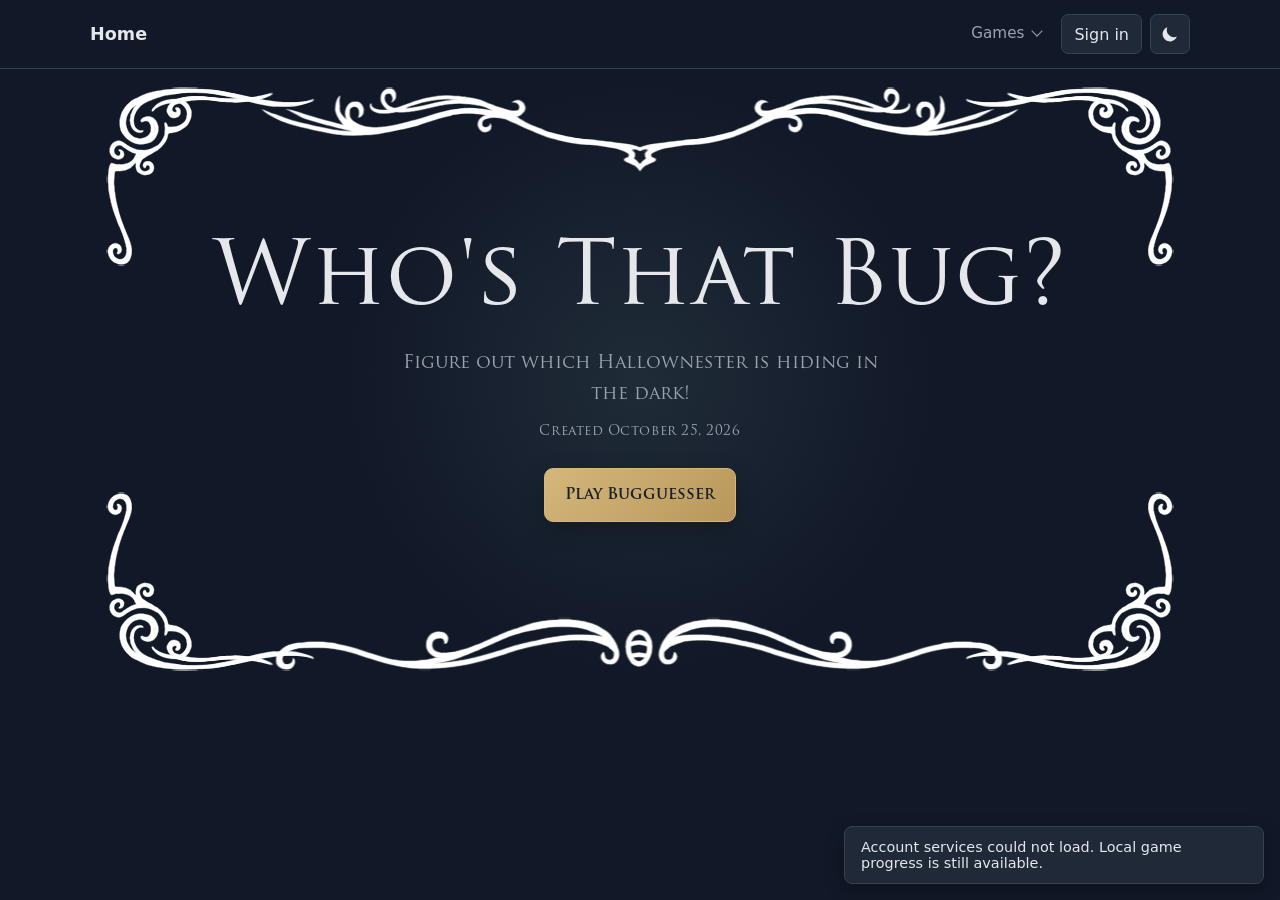
<file: index.html>
<!doctype html>
<html lang="en">
<head>
	<meta charset="utf-8">
	<meta name="viewport" content="width=device-width, initial-scale=1">
	<title>Neko's Corner</title>
	<link rel="stylesheet" href="style/home.css">
	<link rel="icon" href="images/favicon.ico" type="image/x-icon">
	<script src="script/home-theme.js"></script>
	<script src="script/home-nav.js" defer></script>
	<script type="module" src="script/account.js"></script>
</head>
<body>
	<header>
		<nav aria-label="Main navigation">
			<a class="brand" href="./index.html">Home</a>
			<div class="menu">
				<details name="nav-menu">
					<summary>Games</summary>
					<div class="dropdown" aria-label="Games menu">
						<a class="dropdown-link" href="bugguesser.html">Bugguesser</a>
						<a class="dropdown-link" href="bugguesser-archive.html">Bugguesser Archive</a>
					</div>
				</details>
				<button class="account-nav-button" id="accountToggle" type="button">Sign in</button>
				<button class="theme-toggle" id="themeToggle" type="button" aria-label="Switch to light mode">
					<img id="themeIcon" src="images/moon.svg" alt="" aria-hidden="true">
				</button>
			</div>
		</nav>
	</header>
	<dialog class="account-dialog" id="accountDialog" aria-labelledby="accountDialogTitle">
		<div class="account-dialog-heading">
			<h2 id="accountDialogTitle">Sign in</h2>
			<button class="account-dialog-close" id="accountClose" type="button">Close</button>
		</div>
		<p class="account-dialog-description" id="accountDialogDescription"></p>
		<form class="account-form" id="accountForm">
			<label for="accountEmail">Email</label>
			<input id="accountEmail" name="email" type="email" autocomplete="email" required>
			<label for="accountPassword">Password</label>
			<input id="accountPassword" name="password" type="password" autocomplete="current-password" minlength="6" required>
			<button class="account-submit" id="accountSubmit" type="submit">Sign in</button>
		</form>
		<button class="account-mode-toggle" id="accountModeToggle" type="button">Create an account</button>
		<p class="account-message" id="accountMessage" role="status" aria-live="polite"></p>
	</dialog>
	<p class="account-notice" id="accountNotice" role="status" aria-live="polite" hidden></p>
	<main>
		<section class="home-hero" aria-labelledby="homeTitle">
			<span class="hero-border hero-border-top" aria-hidden="true"></span>
			<span class="hero-border hero-border-bottom" aria-hidden="true"></span>
			<span class="hero-border hero-border-corner hero-border-top-left" aria-hidden="true"></span>
			<span class="hero-border hero-border-corner hero-border-top-right" aria-hidden="true"></span>
			<span class="hero-border hero-border-corner hero-border-bottom-left" aria-hidden="true"></span>
			<span class="hero-border hero-border-corner hero-border-bottom-right" aria-hidden="true"></span>
			<h1 id="homeTitle">Who's That Bug?</h1>
			<p class="home-intro">Figure out which Hallownester is hiding in the dark!</p>
			<p class="creation-date">Created <time datetime="2026-10-25">October 25, 2026</time></p>
			<a class="play-button" href="bugguesser.html">
				Play Bugguesser
			</a>
		</section>
	</main>
</body>
</html>
</file>
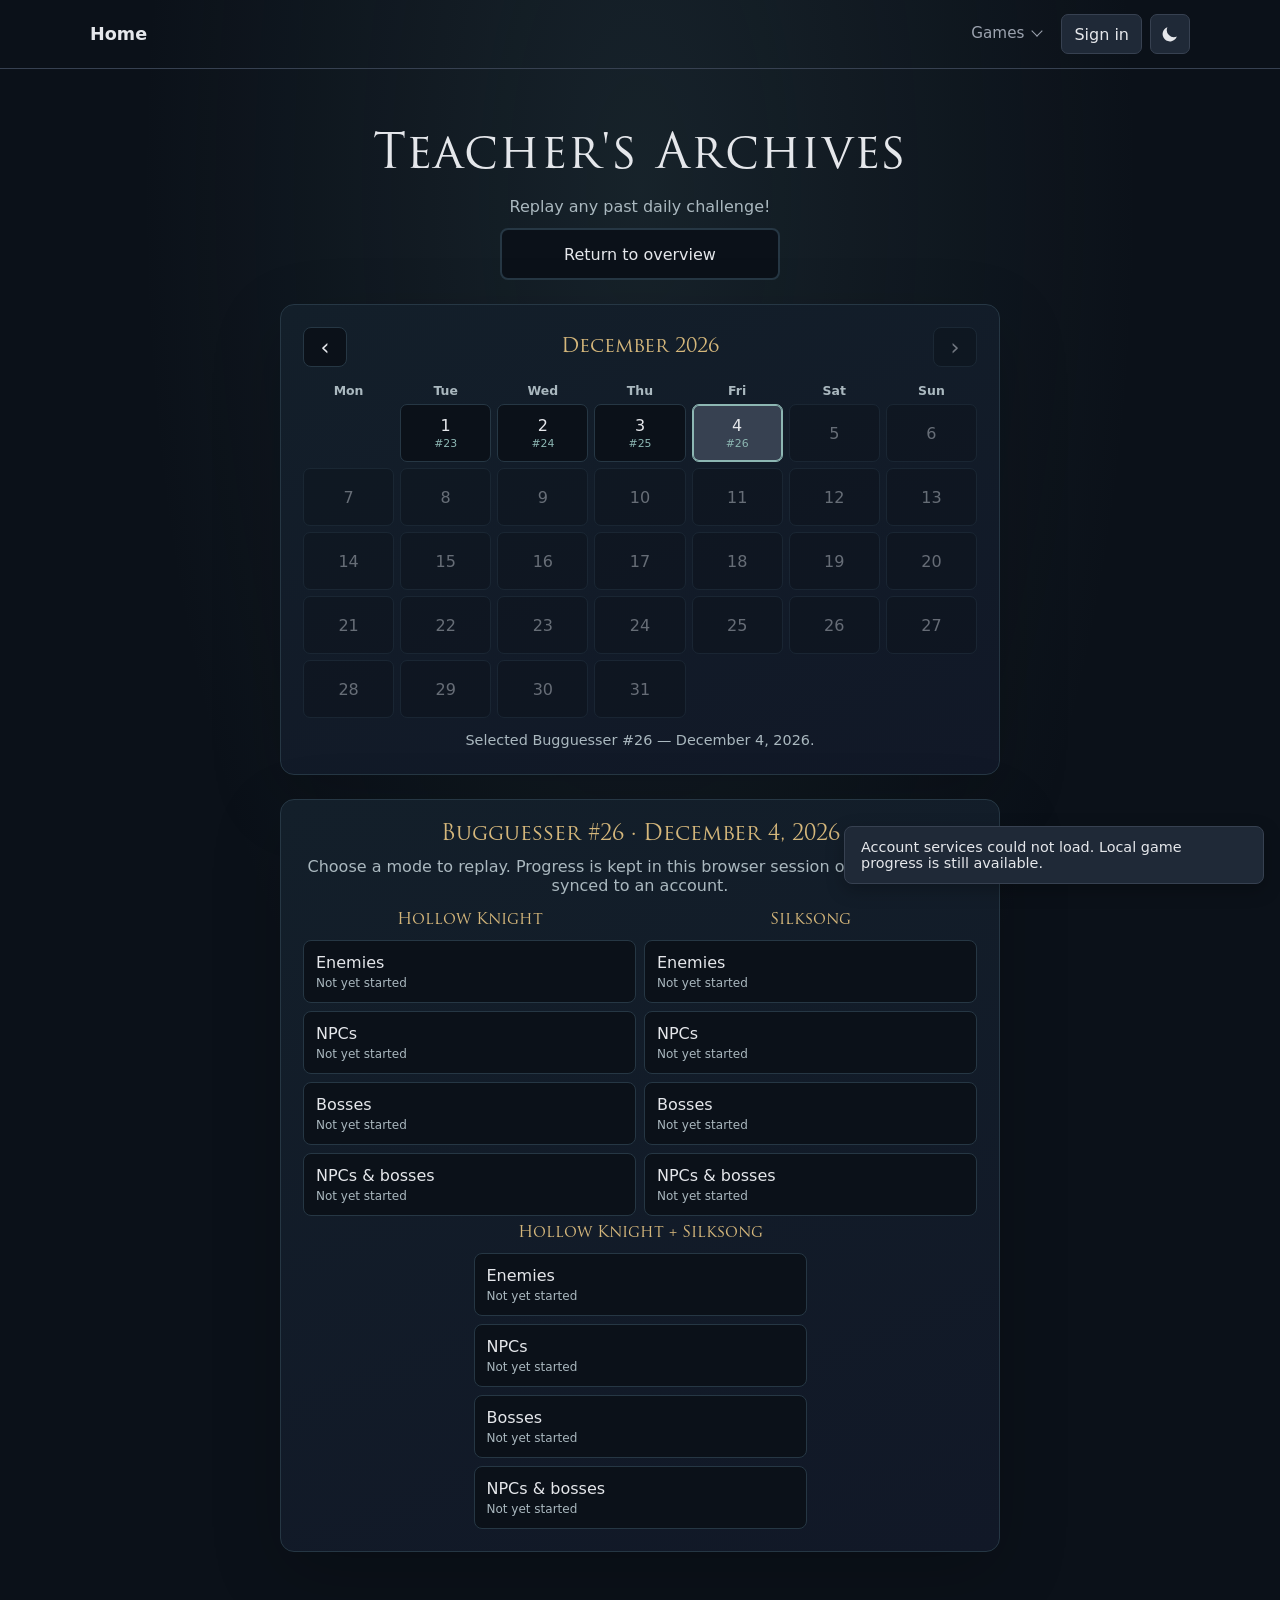
<file: bugguesser-archive.html>
<!doctype html>
<html lang="en">

<head>
	<meta charset="utf-8">
	<meta name="viewport" content="width=device-width, initial-scale=1">
	<meta name="theme-color" content="#111827">
	<title>Bugguesser Archive</title>
	<link rel="stylesheet" href="style/home.css">
	<link rel="stylesheet" href="style/bugguesser.css">
	<link rel="icon" href="images/favicon.ico" type="image/x-icon">
	<script src="script/home-theme.js"></script>
	<script src="script/home-nav.js" defer></script>
	<script type="module" src="script/account.js"></script>
	<script type="module" src="script/bugguesser-archive.js"></script>
</head>

<body>
	<header>
		<nav aria-label="Main navigation">
			<a class="brand" href="./index.html">Home</a>
			<div class="menu">
				<details name="nav-menu">
					<summary>Games</summary>
					<div class="dropdown" aria-label="Games menu">
						<a class="dropdown-link" href="bugguesser.html">Bugguesser</a>
						<a class="dropdown-link" href="bugguesser-archive.html" aria-current="page">Bugguesser Archive</a>
					</div>
				</details>
				<button class="account-nav-button" id="accountToggle" type="button">Sign in</button>
				<button class="theme-toggle" id="themeToggle" type="button" aria-label="Switch to light mode">
					<img id="themeIcon" src="images/moon.svg" alt="" aria-hidden="true">
				</button>
			</div>
		</nav>
	</header>
	<dialog class="account-dialog" id="accountDialog" aria-labelledby="accountDialogTitle">
		<div class="account-dialog-heading">
			<h2 id="accountDialogTitle">Sign in</h2>
			<button class="account-dialog-close" id="accountClose" type="button">Close</button>
		</div>
		<p class="account-dialog-description" id="accountDialogDescription"></p>
		<form class="account-form" id="accountForm">
			<label for="accountEmail">Email</label>
			<input id="accountEmail" name="email" type="email" autocomplete="email" required>
			<label for="accountPassword">Password</label>
			<input id="accountPassword" name="password" type="password" autocomplete="current-password" minlength="6" required>
			<button class="account-submit" id="accountSubmit" type="submit">Sign in</button>
		</form>
		<button class="account-mode-toggle" id="accountModeToggle" type="button">Create an account</button>
		<p class="account-message" id="accountMessage" role="status" aria-live="polite"></p>
	</dialog>
	<p class="account-notice" id="accountNotice" role="status" aria-live="polite" hidden></p>
	<main class="game-shell archive-shell">
		<section class="game-heading" aria-labelledby="archiveTitle">
			<h1 id="archiveTitle">Teacher's Archives</h1>
			<p class="game-intro">Replay any past daily challenge!</p>
			<div class="archive-page-link-wrap">
				<div class="game-mode-option">
					<a class="game-mode-button" href="bugguesser.html">Return to overview</a>
				</div>
			</div>
		</section>

		<section class="archive-calendar" aria-labelledby="calendarTitle">
			<div class="archive-calendar-heading">
				<button class="archive-month-button" id="previousMonth" type="button" aria-label="Previous month">‹</button>
				<h2 id="calendarTitle" aria-live="polite"></h2>
				<button class="archive-month-button" id="nextMonth" type="button" aria-label="Next month">›</button>
			</div>
			<div class="archive-calendar-grid archive-weekdays" aria-hidden="true">
				<span>Mon</span><span>Tue</span><span>Wed</span><span>Thu</span>
				<span>Fri</span><span>Sat</span><span>Sun</span>
			</div>
			<ol class="archive-calendar-grid archive-days" id="archiveDays" aria-label="Challenge dates"></ol>
			<p class="archive-date-status" id="archiveDateStatus" role="status" aria-live="polite"></p>
		</section>

		<section class="archive-challenge-options" id="archiveChallengeOptions" aria-labelledby="selectedDateTitle" hidden>
			<h2 id="selectedDateTitle"></h2>
			<p>Choose a mode to replay. Progress is kept in this browser session only and is never synced to an account.</p>
			<div class="archive-mode-list" id="archiveModeList"></div>
		</section>
	</main>
</body>

</html>
</file>
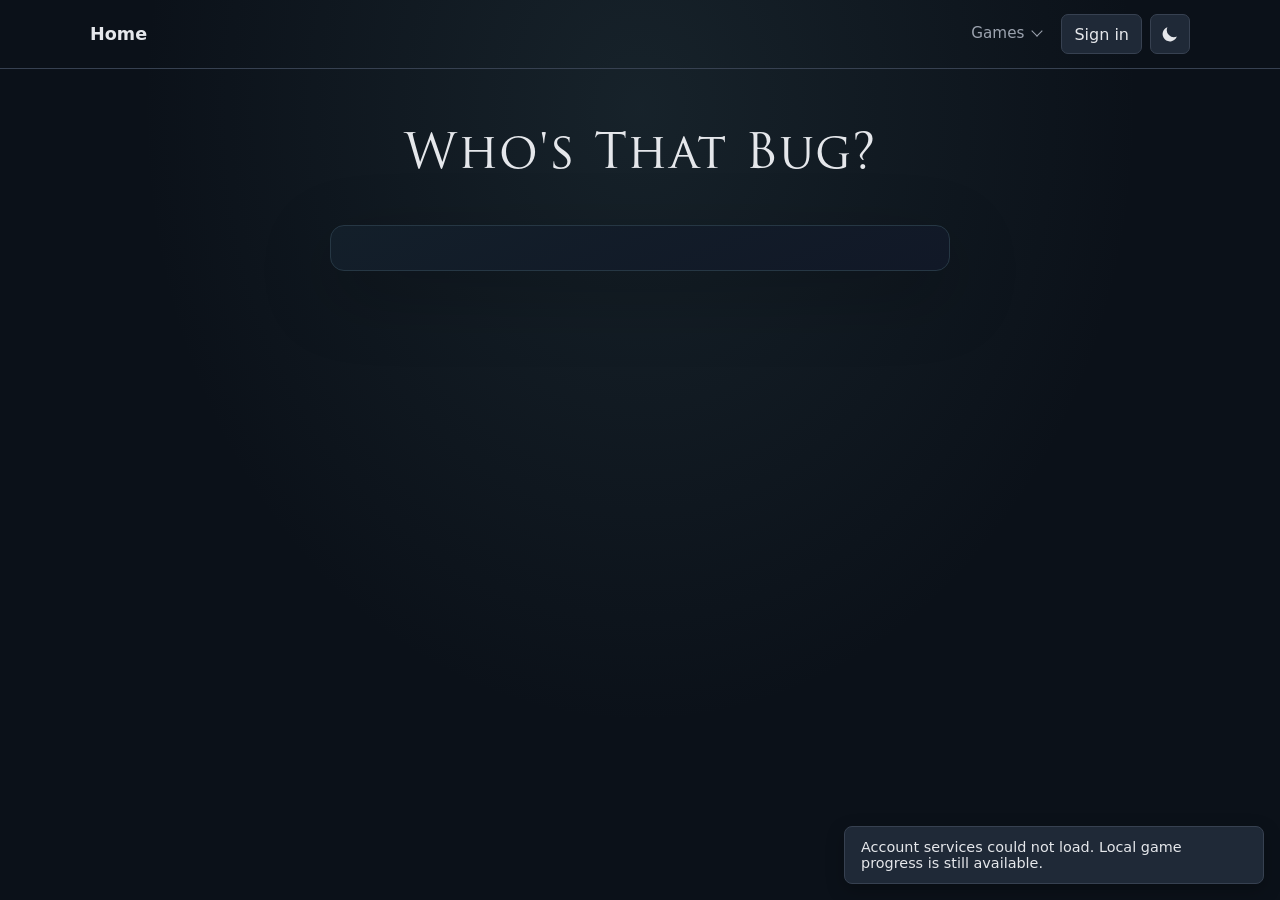
<file: bugguesser-game.html>
<!doctype html>
<html lang="en">

<head>
	<meta charset="utf-8">
	<meta name="viewport" content="width=device-width, initial-scale=1, interactive-widget=resizes-content">
	<meta name="theme-color" content="#111827">
	<title>Bugguesser</title>
	<link rel="stylesheet" href="style/home.css">
	<link rel="stylesheet" href="style/bugguesser.css">
	<link rel="icon" href="images/favicon.ico" type="image/x-icon">
	<script src="script/home-theme.js"></script>
	<script src="script/home-nav.js" defer></script>
	<script type="module" src="script/bugguesser.js"></script>
</head>

<body>
	<header>
		<nav aria-label="Main navigation">
			<a class="brand" href="./index.html">Home</a>
			<div class="menu">
				<details name="nav-menu">
					<summary>Games</summary>
					<div class="dropdown" aria-label="Games menu">
						<a class="dropdown-link" href="bugguesser.html" aria-current="page">Bugguesser</a>
						<a class="dropdown-link" href="bugguesser-archive.html">Bugguesser Archive</a>
					</div>
				</details>
				<button class="account-nav-button" id="accountToggle" type="button">Sign in</button>
				<button class="theme-toggle" id="themeToggle" type="button" aria-label="Switch to light mode">
					<img id="themeIcon" src="images/moon.svg" alt="" aria-hidden="true">
				</button>
			</div>
		</nav>
	</header>
	<dialog class="account-dialog" id="accountDialog" aria-labelledby="accountDialogTitle">
		<div class="account-dialog-heading">
			<h2 id="accountDialogTitle">Sign in</h2>
			<button class="account-dialog-close" id="accountClose" type="button">Close</button>
		</div>
		<p class="account-dialog-description" id="accountDialogDescription"></p>
		<form class="account-form" id="accountForm">
			<label for="accountEmail">Email</label>
			<input id="accountEmail" name="email" type="email" autocomplete="email" required>
			<label for="accountPassword">Password</label>
			<input id="accountPassword" name="password" type="password" autocomplete="current-password" minlength="6" required>
			<button class="account-submit" id="accountSubmit" type="submit">Sign in</button>
		</form>
		<button class="account-mode-toggle" id="accountModeToggle" type="button">Create an account</button>
		<p class="account-message" id="accountMessage" role="status" aria-live="polite"></p>
	</dialog>
	<p class="account-notice" id="accountNotice" role="status" aria-live="polite" hidden></p>
	<main class="game-shell">
		<section class="game-heading" aria-labelledby="gameTitle">
			<h1 id="gameTitle">Who's That Bug?</h1>
			<p class="game-intro" id="gameIntro"></p>
		</section>

		<section class="game-card" id="gameCard" aria-label="Character guessing game">
			<div id="roundContent" hidden>
				<div class="game-stats" aria-live="polite">
					<p>Score <strong id="score">0</strong></p>
					<p>Round <strong id="round">0</strong></p>
					<p>Total guesses <strong id="guessCount">0</strong></p>
					<p>Total characters revealed <strong id="characterRevealCount">0</strong></p>
				</div>

				<section class="name-pattern-panel" aria-labelledby="namePatternTitle">
					<div class="name-pattern-line">
						<h2 id="namePatternTitle">Name pattern</h2>
						<p class="name-pattern-display" id="namePattern" aria-live="polite"></p>
					</div>
					<button class="name-button" id="revealCharacterButton" type="button">Reveal name pattern</button>
					<button class="name-button reveal-name-button" id="revealNameButton" type="button">Reveal name (-10
						points)</button>
				</section>

				<div class="sprite-frame" id="spriteFrame">
					<img id="characterSprite" alt="Black silhouette of a character">
				</div>

				<p class="game-status" id="gameStatus" role="status" aria-live="polite">
					Preparing the roster...
				</p>
				<form class="guess-form" id="guessForm">
					<label for="guessInput">Who is this character?</label>
					<div class="guess-controls">
						<input id="guessInput" name="guess" type="text" autocomplete="off" autofocus required>
						<button class="guess-button" type="submit">Guess</button>
					</div>
				</form>
				<button class="next-button" id="nextButton" type="button" hidden>Next character</button>
			</div>
		</section>

		<p class="setup-note" id="setupNote" hidden></p>
		<section class="daily-summary" id="dailySummary" aria-labelledby="summaryTitle" hidden>
			<h2 id="summaryTitle">Daily challenge complete</h2>
			<p class="summary-date" id="summaryDate"></p>
			<pre class="summary-share-text" id="summaryShareText"></pre>
			<div class="summary-copy">
				<button class="copy-summary-button" id="copySummaryButton" type="button">Copy</button>
			</div>
			<a class="back-to-games" id="summaryBackLink" href="bugguesser.html">Back to game selection</a>
			<div class="summary-table-wrap">
				<table class="summary-table">
					<thead>
						<tr>
							<th scope="col">Round</th>
							<th scope="col">Character</th>
							<th scope="col">Time</th>
							<th scope="col">Guesses</th>
							<th scope="col">Characters revealed</th>
						</tr>
					</thead>
					<tbody id="dailySummaryBody"></tbody>
				</table>
			</div>
			<p class="disclaimer">Click on a character's name to navigate to their wiki page.</p>
			<p class="alias-note">Click on the pencil <span class="character-alias-icon" aria-hidden="true">✎</span> icon to view character aliases.</p>
			<p class="no-replay-note" id="noReplayNote"></p>
		</section>
	</main>
</body>

</html>
</file>
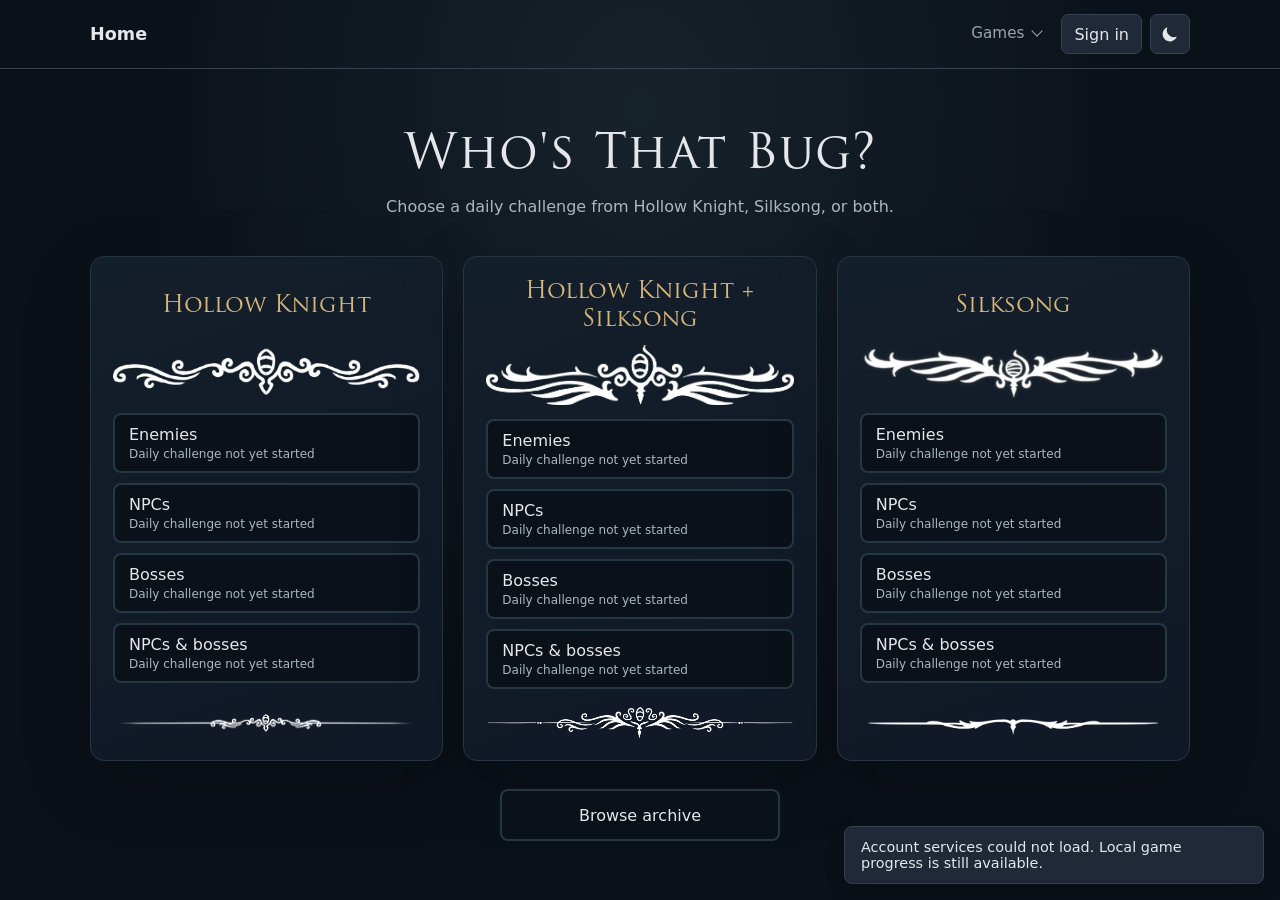
<file: bugguesser.html>
<!doctype html>
<html lang="en">

<head>
	<meta charset="utf-8">
	<meta name="viewport" content="width=device-width, initial-scale=1">
	<meta name="theme-color" content="#111827">
	<title>Bugguesser</title>
	<link rel="stylesheet" href="style/home.css">
	<link rel="stylesheet" href="style/bugguesser.css">
	<link rel="icon" href="images/favicon.ico" type="image/x-icon">
	<script src="script/home-theme.js"></script>
	<script src="script/home-nav.js" defer></script>
	<script type="module" src="script/bugguesser-selector.js"></script>
</head>

<body>
	<header>
		<nav aria-label="Main navigation">
			<a class="brand" href="./index.html">Home</a>
			<div class="menu">
				<details name="nav-menu">
					<summary>Games</summary>
					<div class="dropdown" aria-label="Games menu">
						<a class="dropdown-link" href="bugguesser.html" aria-current="page">Bugguesser</a>
						<a class="dropdown-link" href="bugguesser-archive.html">Bugguesser Archive</a>
					</div>
				</details>
				<button class="account-nav-button" id="accountToggle" type="button">Sign in</button>
				<button class="theme-toggle" id="themeToggle" type="button" aria-label="Switch to light mode">
					<img id="themeIcon" src="images/moon.svg" alt="" aria-hidden="true">
				</button>
			</div>
		</nav>
	</header>
	<dialog class="account-dialog" id="accountDialog" aria-labelledby="accountDialogTitle">
		<div class="account-dialog-heading">
			<h2 id="accountDialogTitle">Sign in</h2>
			<button class="account-dialog-close" id="accountClose" type="button">Close</button>
		</div>
		<p class="account-dialog-description" id="accountDialogDescription"></p>
		<form class="account-form" id="accountForm">
			<label for="accountEmail">Email</label>
			<input id="accountEmail" name="email" type="email" autocomplete="email" required>
			<label for="accountPassword">Password</label>
			<input id="accountPassword" name="password" type="password" autocomplete="current-password" minlength="6" required>
			<button class="account-submit" id="accountSubmit" type="submit">Sign in</button>
		</form>
		<button class="account-mode-toggle" id="accountModeToggle" type="button">Create an account</button>
		<p class="account-message" id="accountMessage" role="status" aria-live="polite"></p>
	</dialog>
	<p class="account-notice" id="accountNotice" role="status" aria-live="polite" hidden></p>
	<main class="game-shell">
		<section class="game-heading" aria-labelledby="gameTitle">
			<h1 id="gameTitle">Who's That Bug?</h1>
			<p class="game-intro" id="gameIntro">Choose a daily challenge from Hollow Knight, Silksong, or both.</p>
		</section>

		<section class="game-picker" aria-label="Choose a game">
			<section class="game-edition" aria-labelledby="hollowKnightTitle">
				<h2 id="hollowKnightTitle">Hollow Knight</h2>
				<img class="game-title-divider" src="images/hk/hk_hr.png" alt="" aria-hidden="true">
				<div class="game-mode-list">
					<div class="game-mode-option">
						<a class="game-mode-button" data-game-mode="hk-enemies" href="bugguesser-game.html?mode=hk-enemies">
							<span>Enemies</span>
							<small class="mode-completion-info">Daily challenge not yet started</small>
						</a>
					</div>
					<div class="game-mode-option">
						<a class="game-mode-button" data-game-mode="hk-npcs" href="bugguesser-game.html?mode=hk-npcs">
							<span>NPCs</span>
							<small class="mode-completion-info">Daily challenge not yet started</small>
						</a>
					</div>
					<div class="game-mode-option">
						<a class="game-mode-button" data-game-mode="hk-bosses" href="bugguesser-game.html?mode=hk-bosses">
							<span>Bosses</span>
							<small class="mode-completion-info">Daily challenge not yet started</small>
						</a>
					</div>
					<div class="game-mode-option">
						<a class="game-mode-button" data-game-mode="hk-npcs-bosses" href="bugguesser-game.html?mode=hk-npcs-bosses">
							<span>NPCs &amp; bosses</span>
							<small class="mode-completion-info">Daily challenge not yet started</small>
						</a>
					</div>
				</div>
				<img class="game-edition-fleur" src="images/hk/hkfleur.png" alt="" aria-hidden="true">
			</section>

			<section class="game-edition" aria-labelledby="combinedGamesTitle">
				<h2 id="combinedGamesTitle">Hollow Knight + Silksong</h2>
				<img class="game-title-divider" src="images/fleurs/hkhksstop.png" alt="" aria-hidden="true">
				<div class="game-mode-list">
					<div class="game-mode-option">
						<a class="game-mode-button" data-game-mode="hk-hkss-enemies" href="bugguesser-game.html?mode=hk-hkss-enemies">
							<span>Enemies</span>
							<small class="mode-completion-info">Daily challenge not yet started</small>
						</a>
					</div>
					<div class="game-mode-option">
						<a class="game-mode-button" data-game-mode="hk-hkss-npcs" href="bugguesser-game.html?mode=hk-hkss-npcs">
							<span>NPCs</span>
							<small class="mode-completion-info">Daily challenge not yet started</small>
						</a>
					</div>
					<div class="game-mode-option">
						<a class="game-mode-button" data-game-mode="hk-hkss-bosses" href="bugguesser-game.html?mode=hk-hkss-bosses">
							<span>Bosses</span>
							<small class="mode-completion-info">Daily challenge not yet started</small>
						</a>
					</div>
					<div class="game-mode-option">
						<a class="game-mode-button" data-game-mode="hk-hkss-npcs-bosses" href="bugguesser-game.html?mode=hk-hkss-npcs-bosses">
							<span>NPCs &amp; bosses</span>
							<small class="mode-completion-info">Daily challenge not yet started</small>
						</a>
					</div>
				</div>
				<img class="game-edition-fleur" src="images/fleurs/hkhksshr.png" alt="" aria-hidden="true">
			</section>

			<section class="game-edition" aria-labelledby="silksongTitle">
				<h2 id="silksongTitle">Silksong</h2>
				<img class="game-title-divider" src="images/hk/hkss_hr.png" alt="" aria-hidden="true">
				<div class="game-mode-list">
					<div class="game-mode-option">
						<a class="game-mode-button" data-game-mode="hkss-enemies" href="bugguesser-game.html?mode=hkss-enemies">
							<span>Enemies</span>
							<small class="mode-completion-info">Daily challenge not yet started</small>
						</a>
					</div>
					<div class="game-mode-option">
						<a class="game-mode-button" data-game-mode="hkss-npcs" href="bugguesser-game.html?mode=hkss-npcs">
							<span>NPCs</span>
							<small class="mode-completion-info">Daily challenge not yet started</small>
						</a>
					</div>
					<div class="game-mode-option">
						<a class="game-mode-button" data-game-mode="hkss-bosses" href="bugguesser-game.html?mode=hkss-bosses">
							<span>Bosses</span>
							<small class="mode-completion-info">Daily challenge not yet started</small>
						</a>
					</div>
					<div class="game-mode-option">
						<a class="game-mode-button" data-game-mode="hkss-npcs-bosses" href="bugguesser-game.html?mode=hkss-npcs-bosses">
							<span>NPCs &amp; bosses</span>
							<small class="mode-completion-info">Daily challenge not yet started</small>
						</a>
					</div>
				</div>
				<img class="game-edition-fleur" src="images/hk/hkssfleur.png" alt="" aria-hidden="true">
			</section>
		</section>

		<div class="archive-page-link-wrap">
			<div class="game-mode-option">
				<a class="game-mode-button" href="bugguesser-archive.html">Browse archive</a>
			</div>
		</div>
	</main>
</body>

</html>
</file>
<file: style/home.css>
@font-face {
	font-family: "Trajan Pro";
	src: url("../fonts/Trajan%20Pro%20Regular.ttf") format("truetype");
	font-style: normal;
	font-weight: 400;
	font-display: swap;
}
@font-face {
	font-family: "Trajan Pro";
	src: url("../fonts/Trajan%20Pro%20Bold.ttf") format("truetype");
	font-style: normal;
	font-weight: 700;
	font-display: swap;
}
:root {
	color-scheme: dark;
	font-family: system-ui, -apple-system, BlinkMacSystemFont, "Segoe UI", sans-serif;
	color: #e5e7eb;
	background: #111827;
	--page-bg: #111827;
	--text: #e5e7eb;
	--muted-text: #9ca3af;
	--border: #374151;
	--surface: #1f2937;
	--surface-hover: #374151;
	--shadow: 0 6px 18px rgb(0 0 0 / 25%);
}
:root[data-theme="light"] {
	color-scheme: light;
	color: #1f2937;
	background: #fff;
	--page-bg: #fff;
	--text: #1f2937;
	--muted-text: #4b5563;
	--border: #e5e7eb;
	--surface: #fff;
	--surface-hover: #f3f4f6;
	--shadow: 0 6px 18px rgb(0 0 0 / 7%);
}
* { box-sizing: border-box; }
body { margin: 0; min-width: 320px; min-height: 100vh; background: var(--page-bg); color: var(--text); }
header { border-bottom: 1px solid var(--border); }
nav {
	width: min(1100px, calc(100% - 40px));
	height: 68px;
	margin: 0 auto;
	display: flex;
	align-items: center;
	justify-content: space-between;
}
.brand {
	color: inherit;
	font-size: 1.1rem;
	font-weight: 700;
	text-decoration: none;
}
.menu { display: flex; gap: 8px; }
details { position: relative; }
summary {
	cursor: pointer;
	list-style: none;
	padding: 10px 12px;
	border-radius: 7px;
	color: var(--muted-text);
	font-size: .95rem;
}
summary::-webkit-details-marker { display: none; }
summary:hover, details[open] summary { background: var(--surface-hover); color: var(--text); }
summary::after {
	content: "";
	display: inline-block;
	width: 7px;
	height: 7px;
	margin: 0 0 3px 9px;
	border-right: 1px solid currentColor;
	border-bottom: 1px solid currentColor;
	transform: rotate(45deg);
}
.dropdown {
	position: absolute;
	z-index: 1;
	top: 100%;
	right: 0;
	width: 200px;
	min-height: 40px;
	border: 1px solid var(--border);
	border-radius: 8px;
	background: var(--surface);
	box-shadow: var(--shadow);
}
.dropdown-link {
	display: block;
	padding: 10px 12px;
	border-radius: 7px;
	color: var(--text);
	text-decoration: none;
	white-space: nowrap;
}
.dropdown-link:hover,
.dropdown-link:focus-visible,
.dropdown-link[aria-current="page"] {
	background: var(--surface-hover);
	color: var(--text);
}
.theme-toggle {
	width: 40px;
	height: 40px;
	padding: 8px;
	border: 1px solid var(--border);
	border-radius: 7px;
	background: var(--surface);
	color: var(--text);
	display: grid;
	place-items: center;
	cursor: pointer;
}
.theme-toggle img {
	display: block;
	width: 20px;
	height: 20px;
}
.theme-toggle:hover {
	background: var(--surface-hover);
}
.theme-toggle:focus-visible {
	outline: 2px solid currentColor;
	outline-offset: 2px;
}
.account-nav-button {
	min-height: 40px;
	padding: 8px 12px;
	border: 1px solid var(--border);
	border-radius: 7px;
	background: var(--surface);
	color: var(--text);
	font: inherit;
	cursor: pointer;
	white-space: nowrap;
}
.account-nav-button:hover,
.account-nav-button:focus-visible {
	background: var(--surface-hover);
}
.account-nav-button:focus-visible,
.account-dialog button:focus-visible {
	outline: 2px solid currentColor;
	outline-offset: 2px;
}
.account-dialog {
	width: min(420px, calc(100vw - 32px));
	max-width: calc(100vw - 32px);
	max-height: calc(100vh - 32px);
	max-height: calc(100dvh - 32px);
	overflow-y: auto;
	padding: 24px;
	border: 1px solid var(--border);
	border-radius: 12px;
	background: var(--surface);
	color: var(--text);
	box-shadow: var(--shadow);
	font: inherit;
}
.account-dialog::backdrop {
	background: rgb(0 0 0 / 65%);
	backdrop-filter: blur(2px);
}
.account-dialog-heading {
	display: flex;
	align-items: center;
	justify-content: space-between;
	gap: 16px;
}
.account-dialog-heading h2 {
	margin: 0;
	font-size: 1.4rem;
}
.account-dialog-close {
	padding: 6px 9px;
	border: 1px solid var(--border);
	border-radius: 6px;
	background: var(--surface);
	color: var(--muted-text);
	font: inherit;
	cursor: pointer;
}
.account-dialog-description {
	margin: 12px 0 18px;
	color: var(--muted-text);
	font-size: .9rem;
}
.account-form {
	display: grid;
	gap: 8px;
}
.account-form label {
	color: var(--muted-text);
	font-size: .85rem;
}
.account-form input {
	width: 100%;
	min-height: 42px;
	margin-bottom: 6px;
	padding: 8px 10px;
	border: 1px solid var(--border);
	border-radius: 6px;
	background: var(--page-bg);
	color: var(--text);
	font: inherit;
}
.account-form input:focus-visible {
	outline: 2px solid currentColor;
	outline-offset: 2px;
}
.account-submit {
	min-height: 44px;
	margin-top: 6px;
	border: 1px solid var(--text);
	border-radius: 7px;
	background: var(--text);
	color: var(--page-bg);
	font: inherit;
	font-weight: 700;
	cursor: pointer;
}
.account-mode-toggle {
	margin-top: 14px;
	padding: 4px 0;
	border: 0;
	background: transparent;
	color: var(--muted-text);
	font: inherit;
	text-decoration: underline;
	text-underline-offset: 3px;
	cursor: pointer;
}
.account-message {
	margin: 12px 0 0;
	color: var(--muted-text);
	font-size: .85rem;
}
.account-notice {
	position: fixed;
	z-index: 2;
	right: 16px;
	bottom: 16px;
	width: min(420px, calc(100vw - 32px));
	margin: 0;
	padding: 12px 16px;
	border: 1px solid var(--border);
	border-radius: 8px;
	background: var(--surface);
	color: var(--text);
	box-shadow: var(--shadow);
	font-size: .9rem;
}
main {
	width: min(1100px, calc(100% - 40px));
	min-height: calc(100vh - 69px);
	margin: 0 auto;
}
.home-hero {
	position: relative;
	display: grid;
	min-height: min(620px, calc(100vh - 69px));
	align-content: center;
	justify-items: center;
	overflow: hidden;
	padding: 64px 24px;
	text-align: center;
	isolation: isolate;
	font-family: "Trajan Pro", Georgia, "Times New Roman", serif;
}
.hero-border {
	position: absolute;
	z-index: -1;
	pointer-events: none;
	background-repeat: no-repeat;
	background-size: 100% 100%;
}
.hero-border-top {
	top: 18px;
	left: 50%;
	width: min(757px, calc(100% - 32px));
	aspect-ratio: 757 / 85;
	background-image: url("../images/hk/top.png");
	transform: translateX(-50%);
}
.hero-border-bottom {
	bottom: 18px;
	left: 50%;
	width: min(729px, calc(100% - 32px));
	aspect-ratio: 729 / 54;
	background-image: url("../images/hk/bottom.png");
	transform: translateX(-50%);
}
.hero-border-corner {
	width: min(210px, calc((100% - 80px) / 2));
	aspect-ratio: 210 / 179;
	background-image: url("../images/hk/corner.png");
}
.hero-border-top-left {
	top: 18px;
	left: 16px;
	transform: scale(-1);
}
.hero-border-top-right {
	top: 18px;
	right: 16px;
	transform: scaleY(-1);
}
.hero-border-bottom-left {
	bottom: 18px;
	left: 16px;
	transform: scaleX(-1);
}
.hero-border-bottom-right {
	right: 16px;
	bottom: 18px;
}
.home-hero::before {
	position: absolute;
	z-index: -1;
	top: 50%;
	left: 50%;
	width: min(620px, 100%, calc(100vh - 69px));
	aspect-ratio: 1;
	border-radius: 50%;
	background: radial-gradient(circle, rgb(141 183 179 / 12%), transparent 68%);
	content: "";
	transform: translate(-50%, -50%);
}
.home-eyebrow {
	margin: 0 0 16px;
	color: #d5b77b;
	font-size: .78rem;
	font-weight: 700;
	letter-spacing: .2em;
	text-transform: uppercase;
}
:root[data-theme="light"] .home-eyebrow { color: #81602b; }
.home-hero h1 {
	margin: 0;
	font-size: clamp(2.8rem, 9vw, 5.5rem);
	font-weight: 400;
	letter-spacing: .015em;
	line-height: 1.05;
}
.home-intro {
	max-width: 490px;
	margin: 20px 0 14px;
	color: var(--muted-text);
	font-size: clamp(1rem, 2.5vw, 1.15rem);
	line-height: 1.7;
}
.creation-date {
	margin: 0 0 28px;
	color: var(--muted-text);
	font-size: .85rem;
	letter-spacing: .04em;
}
.play-button {
	display: inline-flex;
	min-height: 54px;
	align-items: center;
	justify-content: center;
	gap: 18px;
	padding: 12px 20px;
	border: 1px solid #d5b77b;
	border-radius: 9px;
	background: linear-gradient(135deg, #d5b77b, #b9975b);
	box-shadow: 0 8px 24px rgb(0 0 0 / 20%);
	color: #17212a;
	font-size: 1rem;
	font-weight: 700;
	text-decoration: none;
	transition: transform .18s ease, box-shadow .18s ease, background .18s ease;
}
:root[data-theme="light"] .play-button {
	border-color: #81602b;
	background: linear-gradient(135deg, #9b7943, #81602b);
	color: #fff;
}
.play-button:hover {
	transform: translateY(-2px);
	box-shadow: 0 12px 30px rgb(0 0 0 / 28%);
}
.play-button:focus-visible {
	outline: 3px solid var(--text);
	outline-offset: 4px;
}
.play-button-arrow {
	font-size: 1.25rem;
	line-height: 1;
	transition: transform .18s ease;
}
.play-button:hover .play-button-arrow { transform: translateX(3px); }
@media (max-width: 480px) {
	nav, main { width: calc(100% - 28px); }
	.menu { gap: 0; }
	summary { padding: 10px 8px; }
	.home-hero { min-height: calc(100vh - 69px); }
}
</file>
<file: style/bugguesser.css>
:root {
	--cavern: #0b1119;
	--cavern-light: #131f2a;
	--stone: #263744;
	--glow: #8db7b3;
	--gold: #d5b77b;
	--game-muted: #aab8bf;
	--completed: #65c98f;
}
:root[data-theme="light"] {
	--cavern: #e9efef;
	--cavern-light: #f8fbfa;
	--stone: #ccd9d8;
	--glow: #2e6666;
	--gold: #81602b;
	--game-muted: #52666a;
	--completed: #27844d;
}
body {
	background:
		radial-gradient(ellipse at 50% 12%, rgb(70 104 112 / 20%), transparent 55%),
		var(--cavern);
}
.game-shell {
	display: grid;
	justify-items: center;
	align-content: start;
	gap: 28px;
	padding: 58px 0 48px;
}
.game-heading {
	max-width: 620px;
	text-align: center;
}
.eyebrow {
	margin: 0 0 10px;
	color: var(--gold);
	font-size: .75rem;
	font-weight: 700;
	letter-spacing: .22em;
	text-transform: uppercase;
}
.game-heading h1 {
	margin: 0;
	color: var(--text);
	font-family: "Trajan Pro", Georgia, "Times New Roman", serif;
	font-size: clamp(1.35rem, 5vw, 3rem);
	font-weight: 400;
	letter-spacing: .025em;
	white-space: nowrap;
}
.game-intro {
	margin: 12px 0;
	color: var(--game-muted);
	font-size: 1rem;
}
.back-to-games {
	display: inline-block;
	margin-top: 16px;
	color: var(--glow);
	font-size: .9rem;
	text-decoration-thickness: 1px;
	text-underline-offset: 3px;
}
.back-to-games:focus-visible {
	outline: 2px solid var(--gold);
	outline-offset: 3px;
}
.game-picker {
	display: grid;
	width: min(100%, 1180px);
	grid-template-columns: repeat(3, minmax(0, 1fr));
	gap: 20px;
}
.game-edition {
	padding: 22px;
	border: 1px solid var(--stone);
	border-radius: 14px;
	background: linear-gradient(160deg, var(--cavern-light), var(--page-bg));
	box-shadow: 0 22px 70px rgb(0 0 0 / 18%);
}
.game-edition h2 {
	margin: 0;
	color: var(--gold);
	font-family: "Trajan Pro", Georgia, "Times New Roman", serif;
	font-size: 1.45rem;
	font-weight: 400;
	line-height: 1.2;
	text-align: center;
}
@media (min-width: 901px) {
	.game-edition h2 {
		height: 2.4em;
		display: flex;
		align-items: center;
		justify-content: center;
	}
}
.game-title-divider {
	display: block;
	width: 100%;
	height: auto;
	margin: 10px 0 14px;
}
.game-edition > p {
	margin: 8px 0 18px;
	color: var(--game-muted);
	font-size: .9rem;
}
.game-mode-list {
	display: grid;
	gap: 10px;
}
.game-edition-fleur {
	display: block;
	width: 100%;
	height: auto;
	margin-top: 18px;
}
:root[data-theme="light"] .game-edition-fleur, :root[data-theme="light"] .game-title-divider {
	filter: invert(1);
}
.game-mode-option {
	display: flex;
	min-width: 0;
	align-items: center;
	border: 2px solid var(--stone);
	border-radius: 8px;
	background: var(--cavern);
	transition: border-color .15s ease, background .15s ease;
}
.game-mode-option:hover {
	border-color: var(--glow);
	background: var(--surface-hover);
}
.game-mode-option.is-completed {
	border-color: var(--completed);
}
.game-mode-option.is-in-progress {
	border-color: var(--gold);
}
.game-mode-option.is-completed .game-mode-button {
	border-radius: 6px;
}
.game-mode-button {
	display: flex;
	min-width: 0;
	min-height: 48px;
	flex: 1;
	flex-direction: column;
	align-items: flex-start;
	justify-content: center;
	gap: 3px;
	padding: 10px 14px;
	border: 0;
	border-radius: 7px;
	background: transparent;
	color: var(--text);
	font: inherit;
	text-align: left;
	text-decoration: none;
	transition: color .15s ease;
}
.game-mode-button:focus-visible {
	outline: 2px solid var(--gold);
	outline-offset: 2px;
}
.game-mode-button .mode-completion-info {
	color: var(--game-muted);
	font-size: .75rem;
	font-weight: 400;
}
.game-mode-option.is-completed .mode-completion-info {
	color: var(--completed);
	font-weight: 600;
}
.game-mode-option.is-in-progress .mode-completion-info {
	color: var(--gold);
	font-weight: 600;
}
.game-mode-button small {
	font-size: .75rem;
}
.archive-page-link-wrap {
	width: min(100%, 280px);
	margin-inline: auto;
}
.archive-page-link-wrap .game-mode-button {
	align-items: center;
	text-align: center;
}
.archive-shell {
	gap: 24px;
}
.archive-calendar,
.archive-challenge-options {
	width: min(100%, 720px);
	padding: 22px;
	border: 1px solid var(--stone);
	border-radius: 14px;
	background: linear-gradient(160deg, var(--cavern-light), var(--page-bg));
	box-shadow: 0 22px 70px rgb(0 0 0 / 18%);
}
.archive-calendar-heading {
	display: grid;
	grid-template-columns: 44px 1fr 44px;
	align-items: center;
	gap: 12px;
	margin-bottom: 16px;
}
.archive-calendar-heading h2,
.archive-challenge-options h2 {
	margin: 0;
	color: var(--gold);
	font-family: "Trajan Pro", Georgia, "Times New Roman", serif;
	font-size: 1.25rem;
	font-weight: 400;
	text-align: center;
}
.archive-month-button {
	min-height: 40px;
	border: 1px solid var(--stone);
	border-radius: 8px;
	background: var(--cavern);
	color: var(--text);
	font: inherit;
	font-size: 1.4rem;
	cursor: pointer;
}
.archive-month-button:hover:not(:disabled),
.archive-month-button:focus-visible {
	border-color: var(--glow);
}
.archive-month-button:focus-visible,
.archive-day:focus-visible,
.archive-mode-link:focus-visible {
	outline: 2px solid var(--gold);
	outline-offset: 2px;
}
.archive-month-button:disabled {
	opacity: .45;
	cursor: default;
}
.archive-calendar-grid {
	display: grid;
	grid-template-columns: repeat(7, minmax(0, 1fr));
	gap: 6px;
	margin: 0;
	padding: 0;
	list-style: none;
	text-align: center;
}
.archive-weekdays {
	margin-bottom: 6px;
	color: var(--game-muted);
	font-size: .78rem;
	font-weight: 600;
}
.archive-day-empty,
.archive-day {
	min-height: 58px;
}
.archive-day {
	display: flex;
	width: 100%;
	flex-direction: column;
	align-items: center;
	justify-content: center;
	gap: 2px;
	border: 1px solid var(--stone);
	border-radius: 7px;
	background: var(--cavern);
	color: var(--text);
	font: inherit;
	cursor: pointer;
}
.archive-day:hover:not(:disabled),
.archive-day[aria-pressed="true"] {
	border-color: var(--glow);
	background: var(--surface-hover);
}
.archive-day[aria-pressed="true"] {
	box-shadow: inset 0 0 0 1px var(--glow);
}
.archive-day:disabled {
	opacity: .4;
	cursor: default;
}
.archive-day-number {
	font-variant-numeric: tabular-nums;
}
.archive-day small {
	color: var(--glow);
	font-size: .68rem;
}
.archive-date-status {
	min-height: 1.4em;
	margin: 14px 0 0;
	color: var(--game-muted);
	font-size: .9rem;
	text-align: center;
}
.archive-challenge-options h2 {
	font-size: 1.35rem;
}
.archive-challenge-options > p {
	margin: 10px 0 16px;
	color: var(--game-muted);
	text-align: center;
}
.archive-mode-list {
	display: grid;
	grid-template-columns: repeat(2, minmax(0, 1fr));
	gap: 8px;
}
.archive-mode-list > .archive-mode-edition:last-child {
	grid-column: 1 / -1;
	width: calc((100% - 8px) / 2);
	justify-self: center;
}
.archive-mode-edition h3 {
	margin: 0 0 10px;
	color: var(--gold);
	font-family: "Trajan Pro", Georgia, "Times New Roman", serif;
	font-size: 1rem;
	font-weight: 400;
	text-align: center;
}
.archive-edition-modes {
	display: grid;
	gap: 8px;
}
.archive-mode-link {
	padding: 12px;
	border: 1px solid var(--stone);
	border-radius: 8px;
	background: var(--cavern);
	color: var(--text);
	text-decoration: none;
}
.archive-mode-link-status {
	display: block;
	margin-top: 4px;
	color: var(--game-muted);
	font-size: .75rem;
}
.archive-mode-link-status.is-completed {
	color: var(--completed);
	font-weight: 600;
}
.archive-mode-link-status.is-in-progress {
	color: var(--gold);
	font-weight: 600;
}
.archive-mode-link:hover {
	border-color: var(--glow);
	background: var(--surface-hover);
}
.archive-mode-link.is-completed {
	border-color: var(--completed);
}
.archive-mode-link.is-in-progress {
	border-color: var(--gold);
}
.archive-mode-link:focus-visible {
	outline-offset: 1px;
}
.game-card {
	width: min(100%, 620px);
	padding: 22px;
	border: 1px solid var(--stone);
	border-radius: 14px;
	background: linear-gradient(160deg, var(--cavern-light), var(--page-bg));
	box-shadow: 0 22px 70px rgb(0 0 0 / 25%);
}
.game-stats {
	display: flex;
	flex-wrap: wrap;
	gap: 10px 18px;
	justify-content: space-between;
	color: var(--game-muted);
	font-size: .85rem;
	letter-spacing: .08em;
	text-transform: uppercase;
}
.game-stats p { margin: 0; }
.game-stats strong {
	margin-left: 7px;
	color: var(--gold);
	font-variant-numeric: tabular-nums;
}
.ready-button {
	min-width: 140px;
	min-height: 48px;
	padding: 10px 20px;
	border: 1px solid var(--gold);
	border-radius: 8px;
	background: var(--gold);
	color: #17212a;
	font: inherit;
	font-weight: 700;
	cursor: pointer;
	transition: transform .15s ease, box-shadow .15s ease;
}
:root[data-theme="light"] .ready-button { color: #fff; }
.ready-button:hover {
	transform: translateY(-1px);
	box-shadow: 0 8px 20px rgb(0 0 0 / 20%);
}
.ready-button:focus-visible {
	outline: 2px solid var(--gold);
	outline-offset: 3px;
}
.sprite-frame {
	position: relative;
	display: grid;
	min-height: 270px;
	margin: 20px 0;
	place-items: center;
	overflow: hidden;
	border: 1px solid var(--stone);
	border-radius: 10px;
	background:
		radial-gradient(ellipse at 50% 76%, rgb(141 183 179 / 12%), transparent 55%),
		linear-gradient(180deg, rgb(5 9 14 / 10%), rgb(5 9 14 / 65%));
}
.sprite-frame::before,
.sprite-frame::after {
	position: absolute;
	width: 1px;
	height: 70%;
	background: linear-gradient(transparent, rgb(141 183 179 / 18%), transparent);
	content: "";
}
.sprite-frame::before { left: 14%; top: 10%; transform: rotate(16deg); }
.sprite-frame::after { right: 17%; bottom: 2%; transform: rotate(-20deg); }
.sprite-frame img {
	z-index: 1;
	width: min(68%, 250px);
	height: 220px;
	object-fit: contain;
	filter: brightness(0);
	opacity: 0;
	transition: opacity .6s ease;
}
.sprite-frame img.is-visible {
	opacity: 1;
}
.sprite-frame img.is-revealed {
	filter: none;
	transition: filter .25s ease, opacity .6s ease;
}
.sprite-frame img.is-eva {
	transition: opacity .5s ease;
}
.sprite-frame img.is-eva.is-revealed {
	transition: filter .25s ease, opacity .5s ease;
}
.sprite-frame img:not([src]) { display: none; }
.sprite-caption {
	position: absolute;
	bottom: 12px;
	z-index: 2;
	margin: 0;
	color: var(--game-muted);
	font-size: .65rem;
	letter-spacing: .24em;
}
.game-status {
	min-height: 1.5em;
	margin: 0 0 14px;
	color: var(--game-muted);
	text-align: center;
}
.revealed-name {
	color: var(--gold);
	font-weight: 700;
}
.character-name-link {
	color: var(--gold);
	cursor: pointer;
	font-weight: 700;
	text-decoration-color: var(--gold);
	text-underline-offset: 3px;
}
.character-name-link:hover {
	color: var(--gold);
}
.character-name-with-aliases {
	display: inline-flex;
	align-items: baseline;
	gap: .25em;
}
.character-alias-button {
	display: inline-flex;
	align-items: center;
	justify-content: center;
	padding: 0;
	border: 0;
	background: transparent;
	color: var(--gold);
	font: inherit;
	line-height: 1;
	cursor: pointer;
}
.character-alias-button:hover {
	color: var(--text);
}
.character-alias-button:focus-visible {
	border-radius: 2px;
	outline: 2px solid var(--gold);
	outline-offset: 3px;
}
.character-alias-icon {
	font-size: .85em;
}
.character-name-aliases {
	position: fixed;
	top: 0;
	left: 0;
	z-index: 5;
	width: max-content;
	max-width: min(280px, 80vw);
	padding: 8px 10px;
	border: 1px solid var(--stone);
	border-radius: 7px;
	background: var(--cavern-light);
	box-shadow: 0 8px 24px rgb(0 0 0 / 35%);
	color: var(--text);
	font-size: .82rem;
	font-weight: 400;
	line-height: 1.4;
	text-align: left;
	white-space: normal;
	overflow-wrap: anywhere;
	opacity: 0;
	pointer-events: auto;
	visibility: hidden;
	transition: opacity .12s ease, visibility .12s ease;
}
.character-name-aliases.is-visible {
	opacity: 1;
	visibility: visible;
}
.guess-form label,
.name-pattern-panel h2 {
	display: block;
	margin: 0 0 8px;
	color: var(--game-muted);
	font-size: .85rem;
	font-weight: 600;
}
.guess-controls {
	display: flex;
	gap: 8px;
}
.guess-controls input {
	min-width: 0;
	min-height: 48px;
	flex: 1;
	padding: 10px 12px;
	border: 1px solid var(--stone);
	border-radius: 8px;
	background: var(--page-bg);
	color: var(--text);
	font: inherit;
}
.guess-controls input:focus-visible {
	outline: 2px solid var(--gold);
	outline-offset: 2px;
}
.guess-button,
.next-button {
	min-height: 48px;
	padding: 10px 14px;
	border: 1px solid var(--stone);
	border-radius: 8px;
	background: var(--cavern-light);
	color: var(--text);
	font: inherit;
	cursor: pointer;
	transition: border-color .15s ease, background .15s ease, transform .15s ease;
}
.guess-button {
	scroll-margin-block: 160px 0;
}
.guess-button:hover:not(:disabled),
.next-button:hover {
	transform: translateY(-1px);
	border-color: var(--glow);
	background: var(--surface-hover);
}
.guess-button:focus-visible,
.next-button:focus-visible {
	outline: 2px solid var(--gold);
	outline-offset: 2px;
}
.guess-button:disabled,
.name-button:disabled { cursor: default; opacity: .6; }
.name-pattern-panel {
	margin-top: 22px;
	padding-top: 16px;
	border-top: 1px solid var(--stone);
}
.name-pattern-line {
	display: flex;
	align-items: baseline;
	gap: 10px;
	margin-bottom: 12px;
}
.name-pattern-panel h2 {
	margin: 0;
	color: var(--gold);
	text-transform: uppercase;
	letter-spacing: .1em;
}
.name-pattern-display {
	margin: 0;
	color: var(--glow);
	font-weight: 700;
	font-family: ui-monospace, SFMono-Regular, Consolas, monospace;
	letter-spacing: .08em;
	white-space: pre;
}
.name-button {
	min-height: 40px;
	padding: 8px 12px;
	border: 1px solid var(--stone);
	border-radius: 8px;
	background: transparent;
	color: var(--glow);
	font: inherit;
	cursor: pointer;
}
.reveal-name-button {
	margin-left: 8px;
	border-color: #8b5555;
	color: #e49b9b;
}
.reveal-name-button:hover:not(:disabled) {
	border-color: #c97878;
	background: rgb(126 50 50 / 20%);
}
.name-button:hover:not(:disabled) {
	border-color: var(--glow);
	background: var(--surface-hover);
}
.name-button:focus-visible {
	outline: 2px solid var(--gold);
	outline-offset: 2px;
}
.next-button {
	display: block;
	width: 100%;
	margin-top: 14px;
	border-color: var(--gold);
	color: var(--gold);
}
.next-button[hidden] { display: none; }
.setup-note {
	max-width: 590px;
	margin: -8px 0 0;
	color: var(--game-muted);
	font-size: .88rem;
	line-height: 1.7;
	text-align: center;
}
.setup-note code {
	color: var(--glow);
	font-family: ui-monospace, SFMono-Regular, Consolas, monospace;
	font-size: .9em;
}
.daily-summary {
	width: min(100%, 760px);
	padding: 24px;
	border: 1px solid var(--stone);
	border-radius: 14px;
	background: linear-gradient(160deg, var(--cavern-light), var(--page-bg));
	box-shadow: 0 22px 70px rgb(0 0 0 / 25%);
}
.daily-summary h2 {
	margin: 0;
	color: var(--gold);
	font-family: "Trajan Pro", Georgia, "Times New Roman", serif;
	font-size: clamp(1.6rem, 5vw, 2.2rem);
	font-weight: 700;
	text-align: center;
}
.summary-date,
.no-replay-note {
	color: var(--game-muted);
	text-align: center;
}
.summary-share-text {
	margin: 20px 0;
	color: var(--text);
	font: inherit;
	font-family: ui-monospace, SFMono-Regular, Consolas, monospace;
	line-height: 1.6;
	text-align: center;
	white-space: pre-wrap;
	overflow-wrap: anywhere;
}
.summary-copy {
	margin: 0 0 18px;
	text-align: center;
}
.copy-summary-button {
	min-height: 42px;
	padding: 9px 16px;
	border: 1px solid var(--gold);
	border-radius: 8px;
	background: var(--cavern-light);
	color: var(--gold);
	font: inherit;
	cursor: pointer;
	transition: border-color .15s ease, background .15s ease, transform .15s ease;
}
.copy-summary-button:hover {
	transform: translateY(-1px);
	border-color: var(--glow);
	background: var(--surface-hover);
}
.copy-summary-button:focus-visible {
	outline: 2px solid var(--gold);
	outline-offset: 2px;
}
.back-to-games {
	display: flex;
	justify-content: center;
	margin: 18px 0;
	padding-bottom: 8px;
}
.summary-table-wrap {
	overflow-x: auto;
	border: 1px solid var(--stone);
	border-radius: 8px;
}
.summary-table {
	width: 100%;
	border-collapse: collapse;
	text-align: left;
}
.summary-table th,
.summary-table td {
	padding: 10px 12px;
	border-bottom: 1px solid var(--stone);
	white-space: nowrap;
}
.summary-table th {
	color: var(--gold);
	font-size: .8rem;
	text-transform: uppercase;
	letter-spacing: .06em;
}
.summary-table td { color: var(--text); }
.summary-table .character-name-link {
	color: var(--gold);
	font-weight: 700;
	text-decoration: none;
}
.summary-table .character-name-link:hover { text-decoration: underline; }
.summary-table tbody tr:last-child td { border-bottom: 0; }
.disclaimer,
.alias-note {
	margin: 12px 0 0;
	text-align: center;
}
.alias-note .character-alias-icon {
	color: var(--gold);
}
.no-replay-note {
	margin: 18px 0 0;
	font-size: .9rem;
}
@media (max-width: 900px) {
	.game-picker { grid-template-columns: repeat(2, minmax(0, 1fr)); }
	.game-picker > .game-edition:last-child {
		grid-column: 1 / -1;
		width: calc((100% - 20px) / 2);
		justify-self: center;
	}
}
@media (max-width: 600px) {
	.game-shell { gap: 22px; padding: 38px 0 32px; }
	.game-picker { grid-template-columns: 1fr; gap: 14px; }
	.game-picker > .game-edition:last-child { width: 100%; }
	.game-edition { padding: 18px; }
	.game-card { padding: 16px; }
	.archive-calendar,
	.archive-challenge-options { padding: 16px 12px; }
	.archive-calendar-grid { gap: 4px; }
	.archive-day-empty,
	.archive-day { min-height: 48px; }
	.archive-mode-list { grid-template-columns: 1fr; }
	.archive-mode-list > .archive-mode-edition:last-child { width: 100%; }
	.daily-summary { padding: 18px 14px; }
	.sprite-frame { min-height: 235px; }
	.sprite-frame img { height: 190px; }
}
</file>
